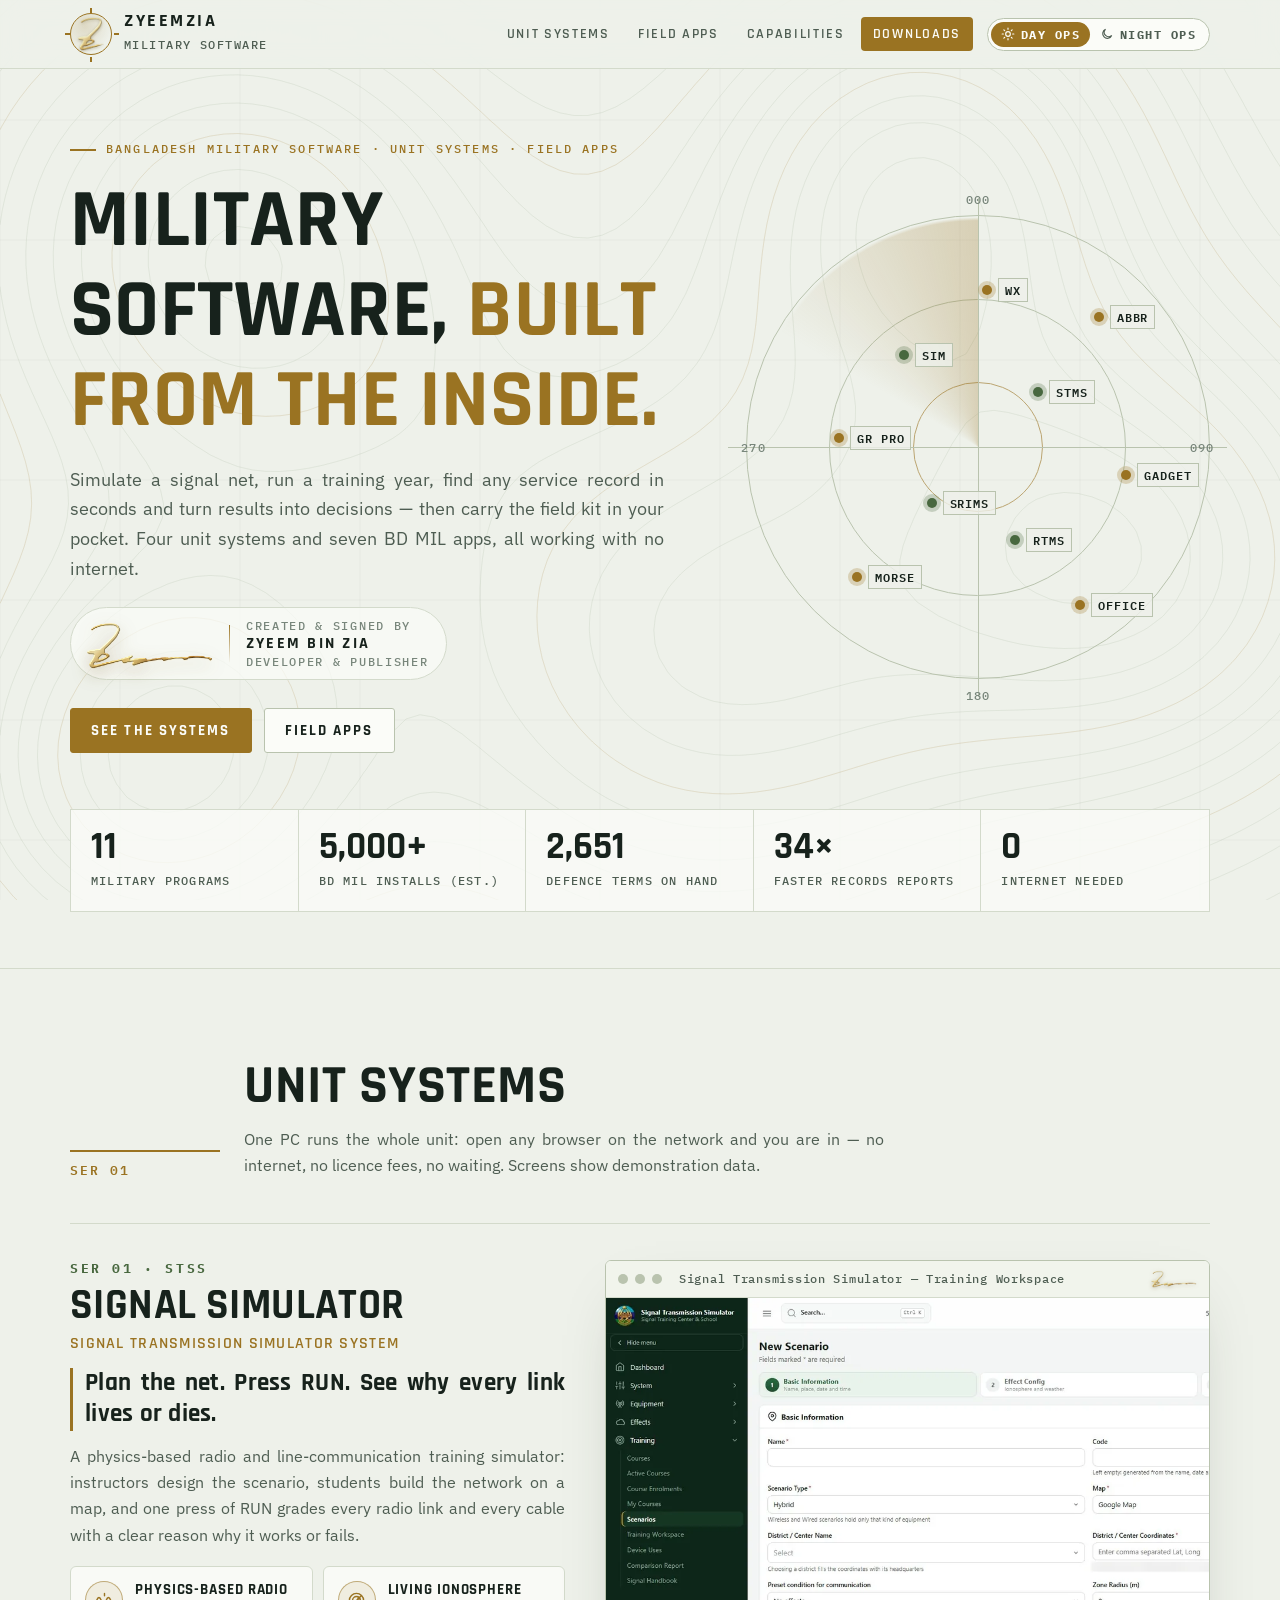
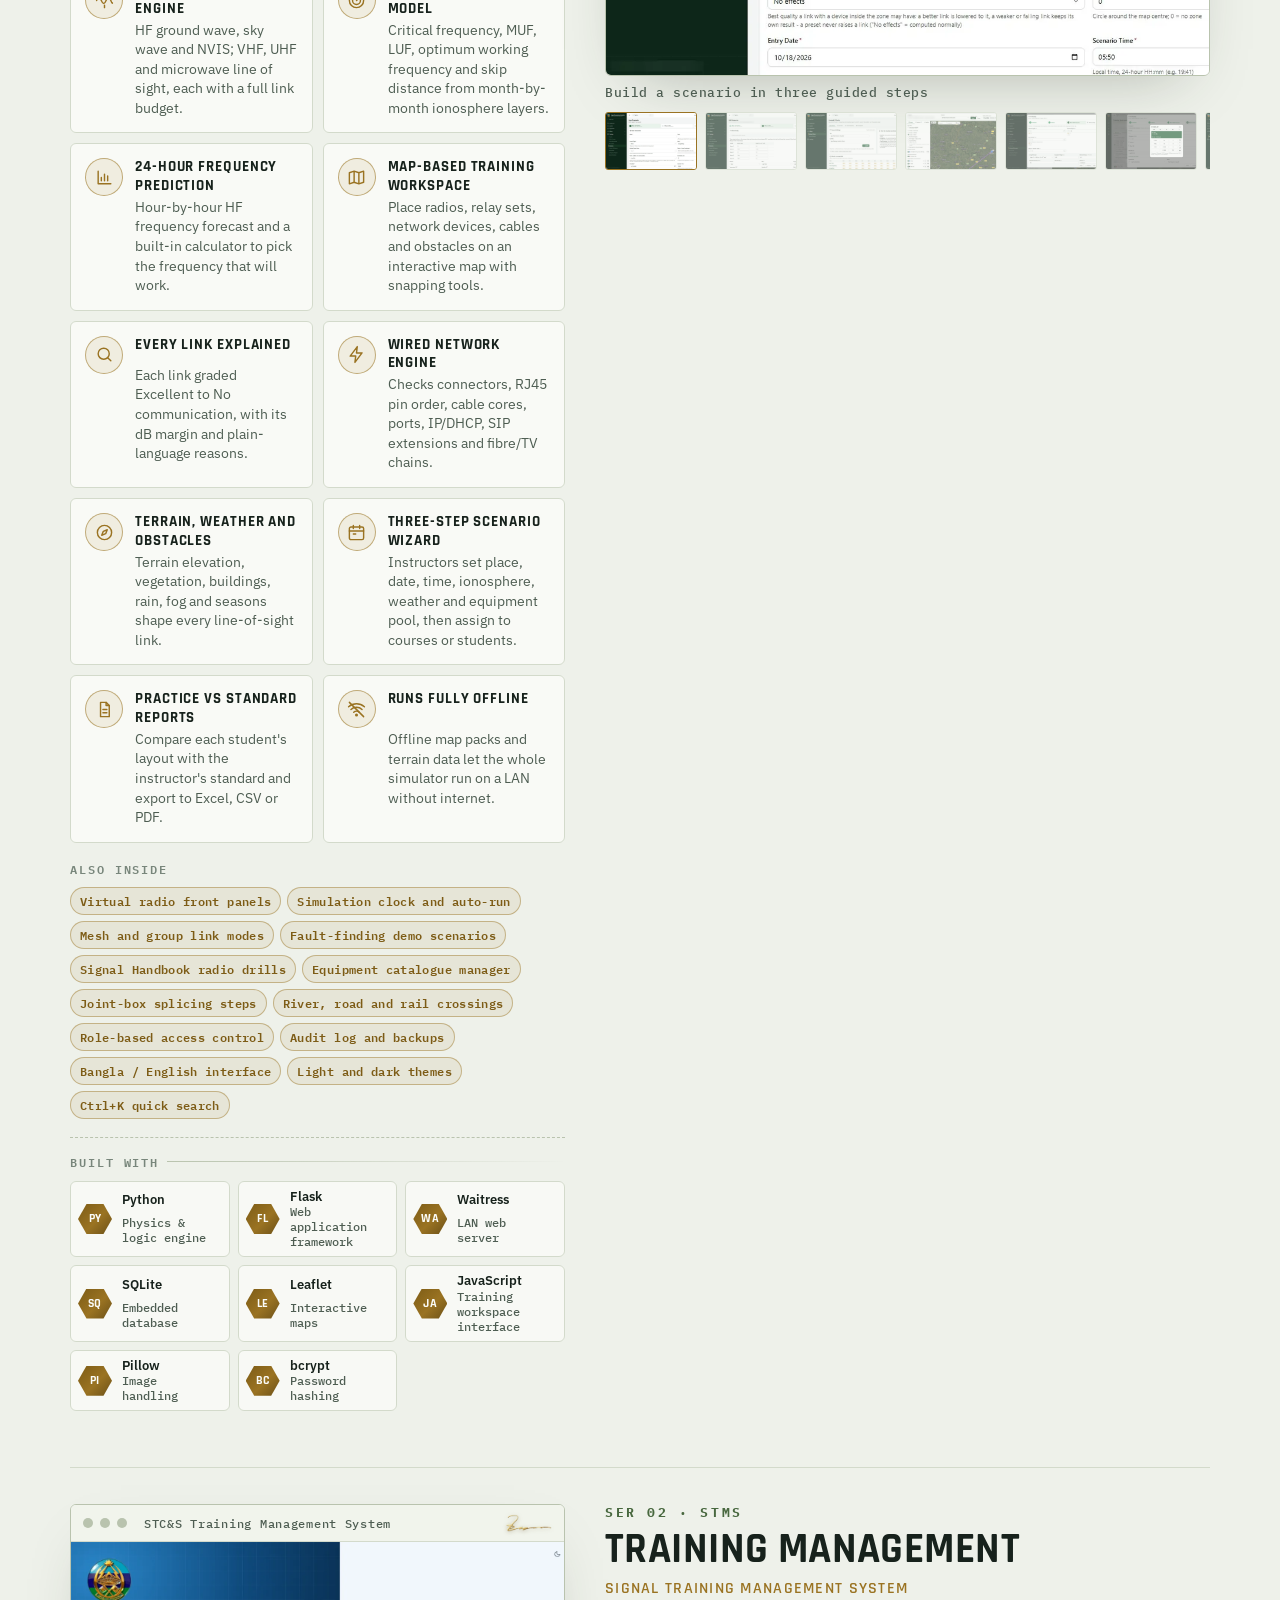
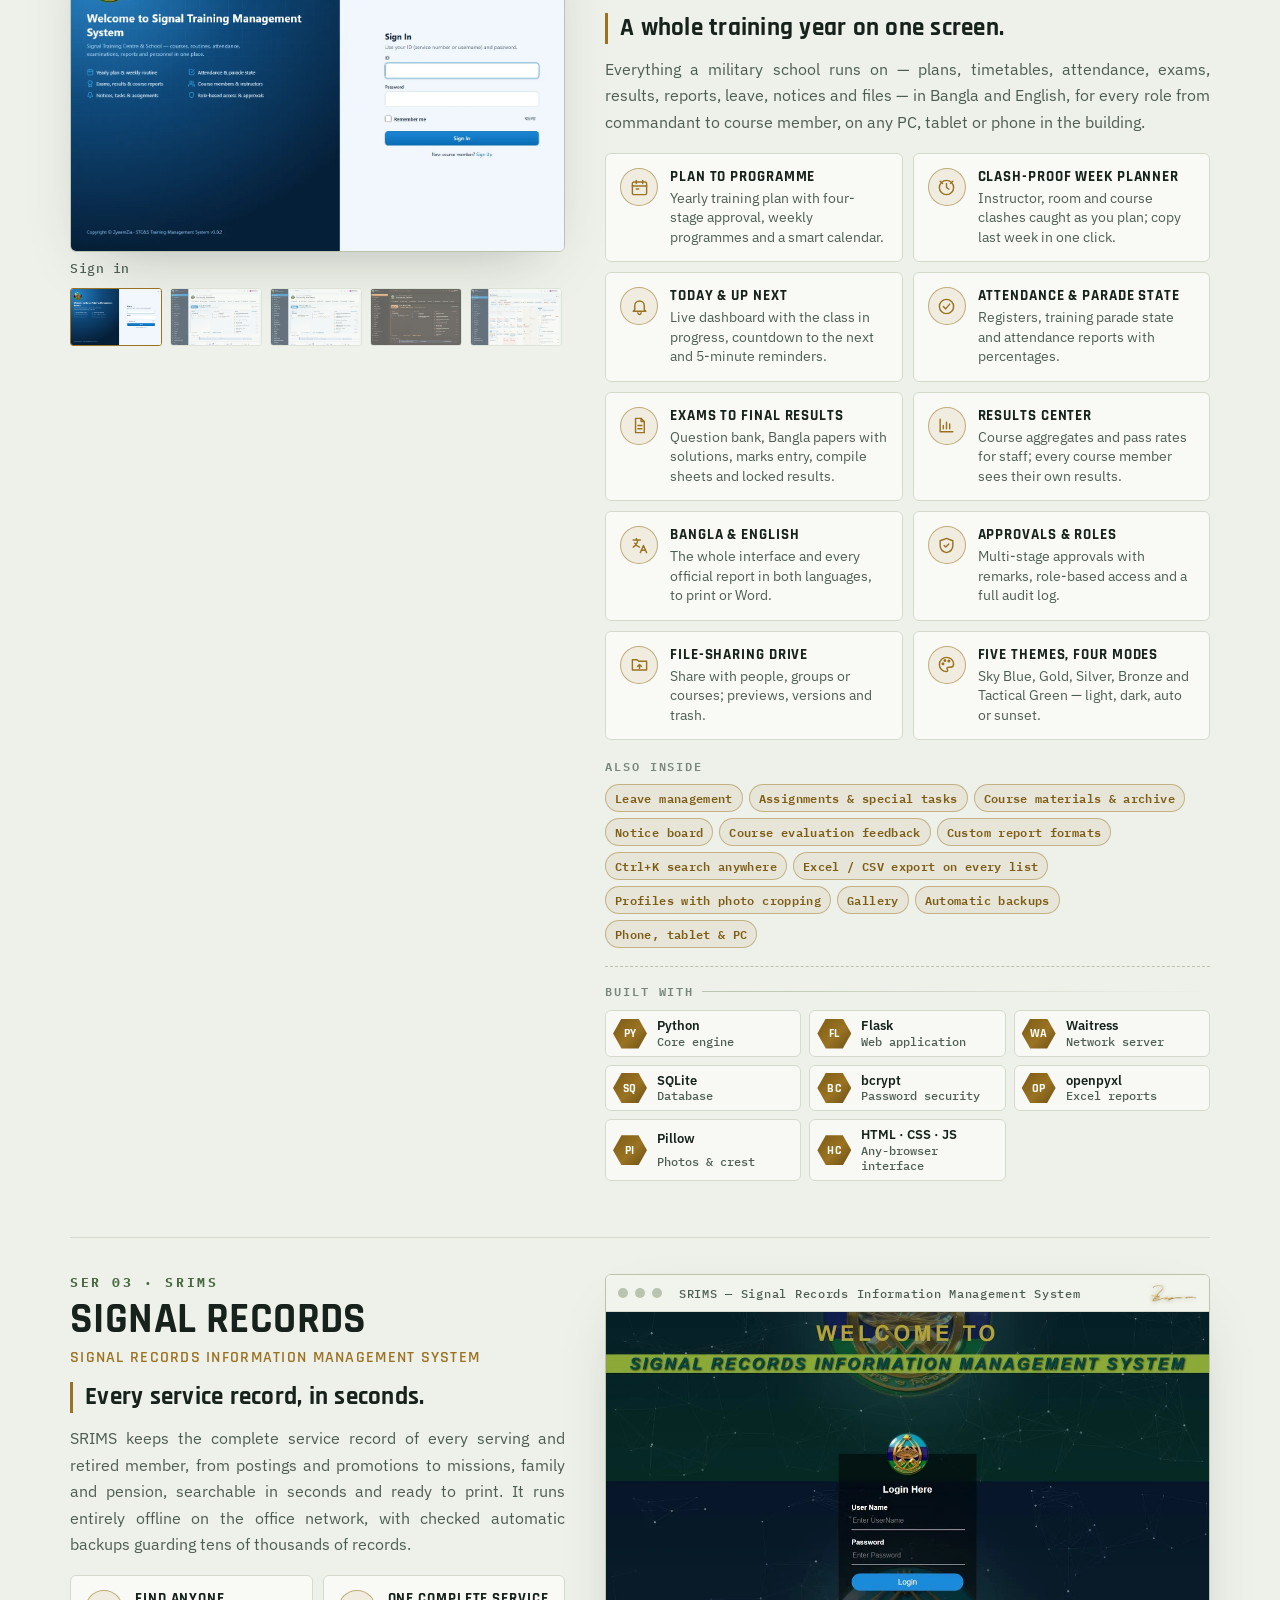
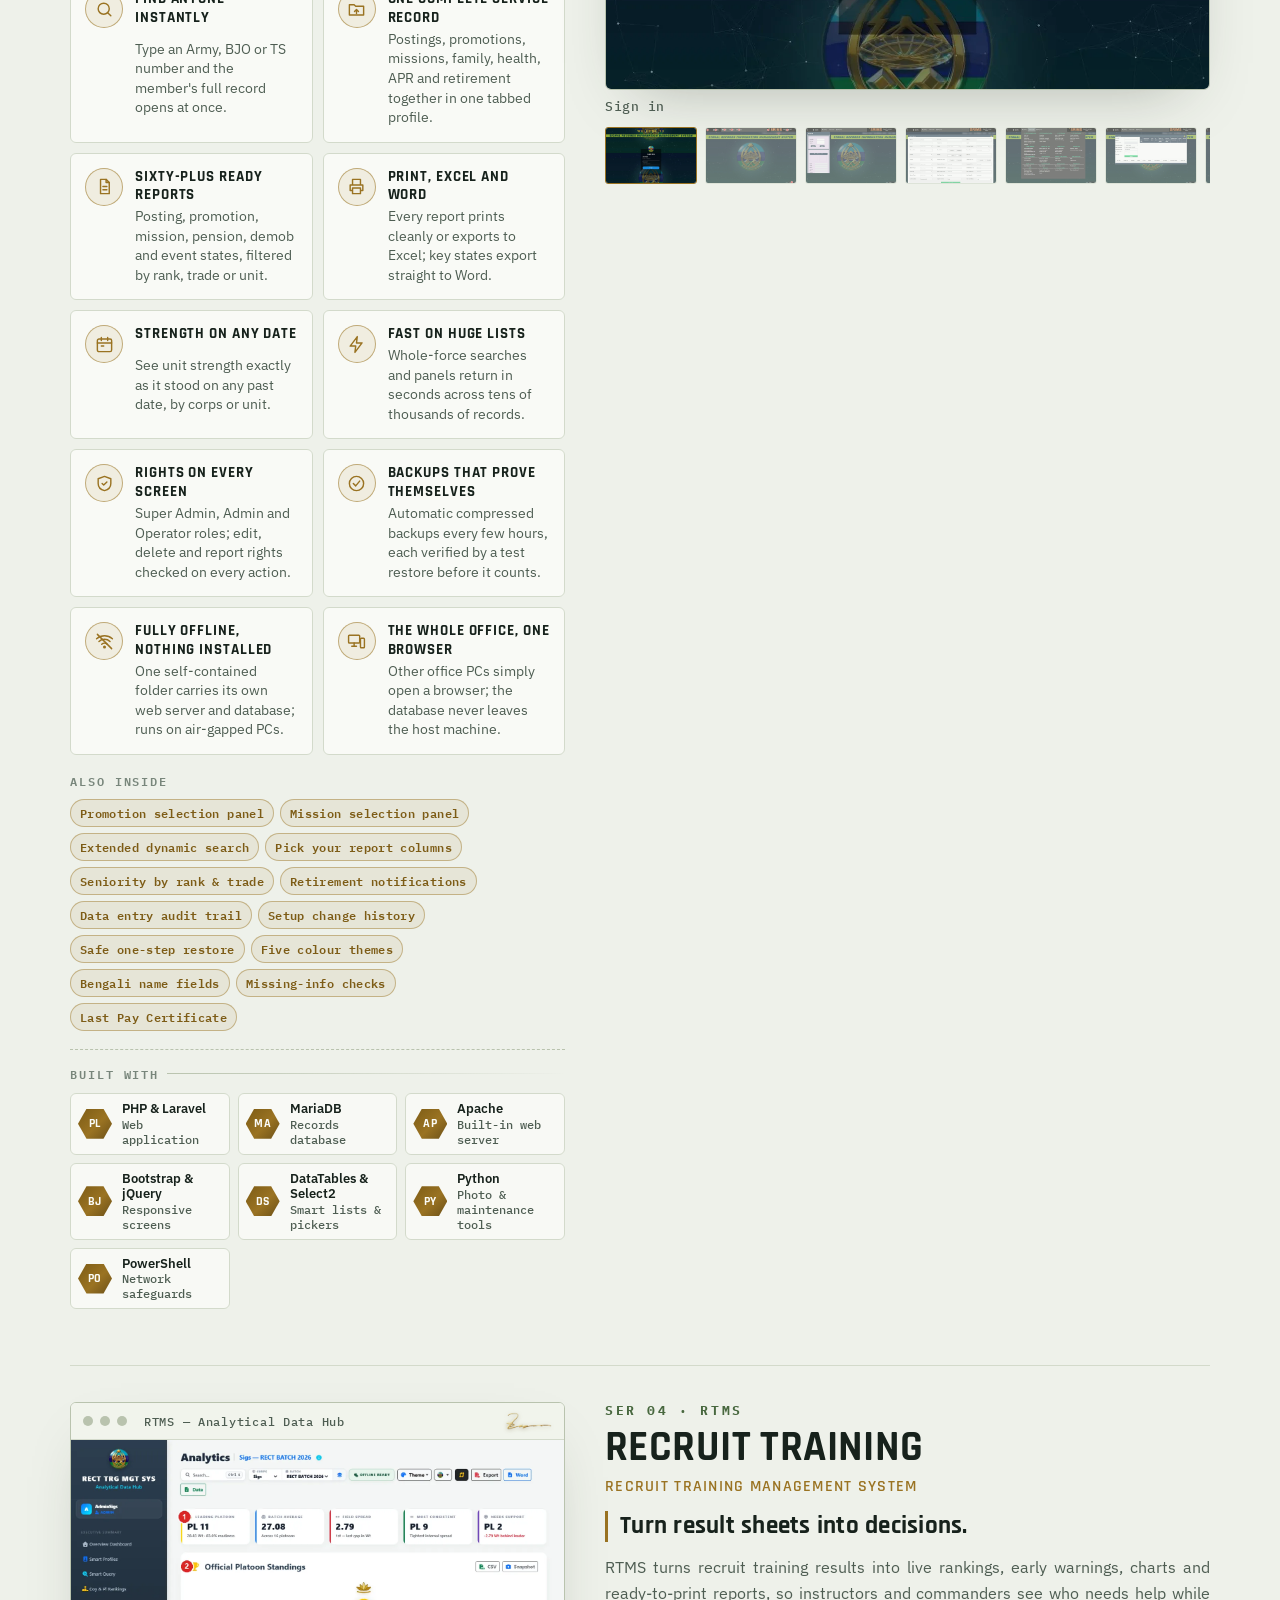
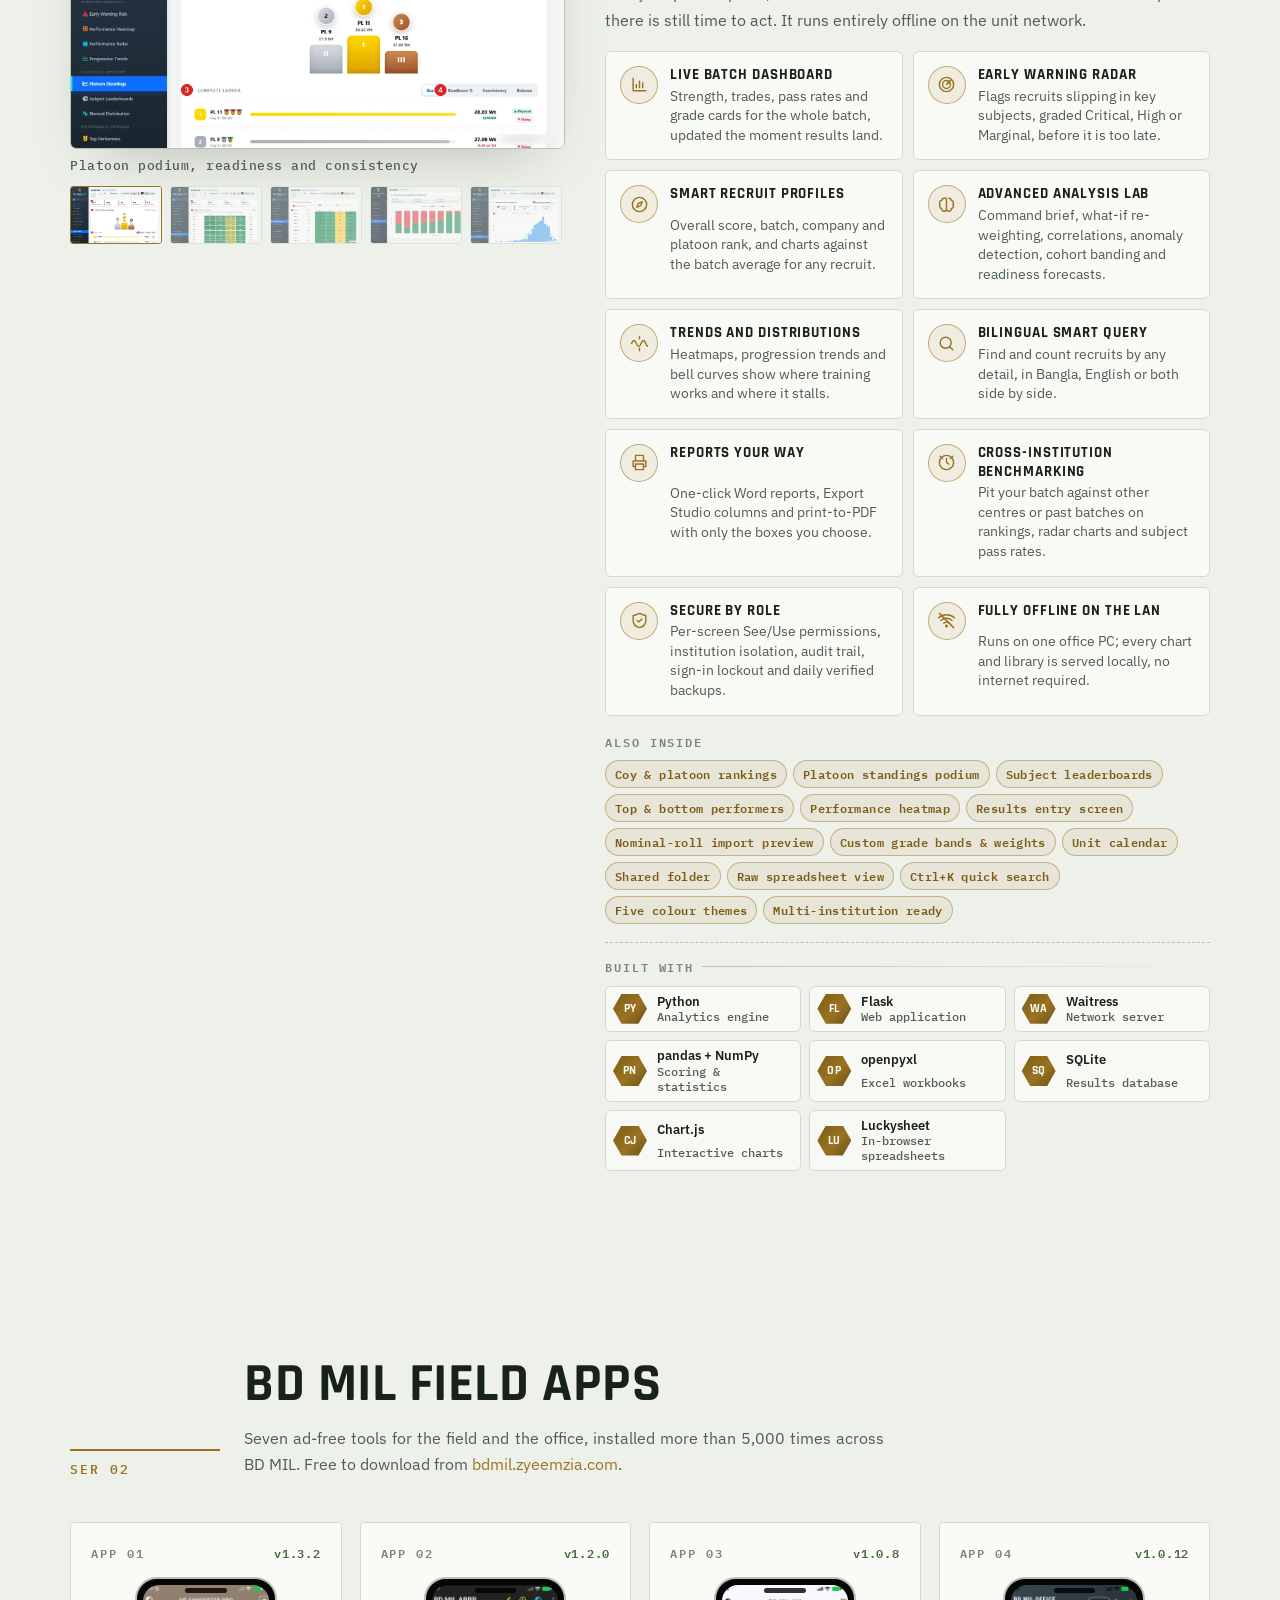
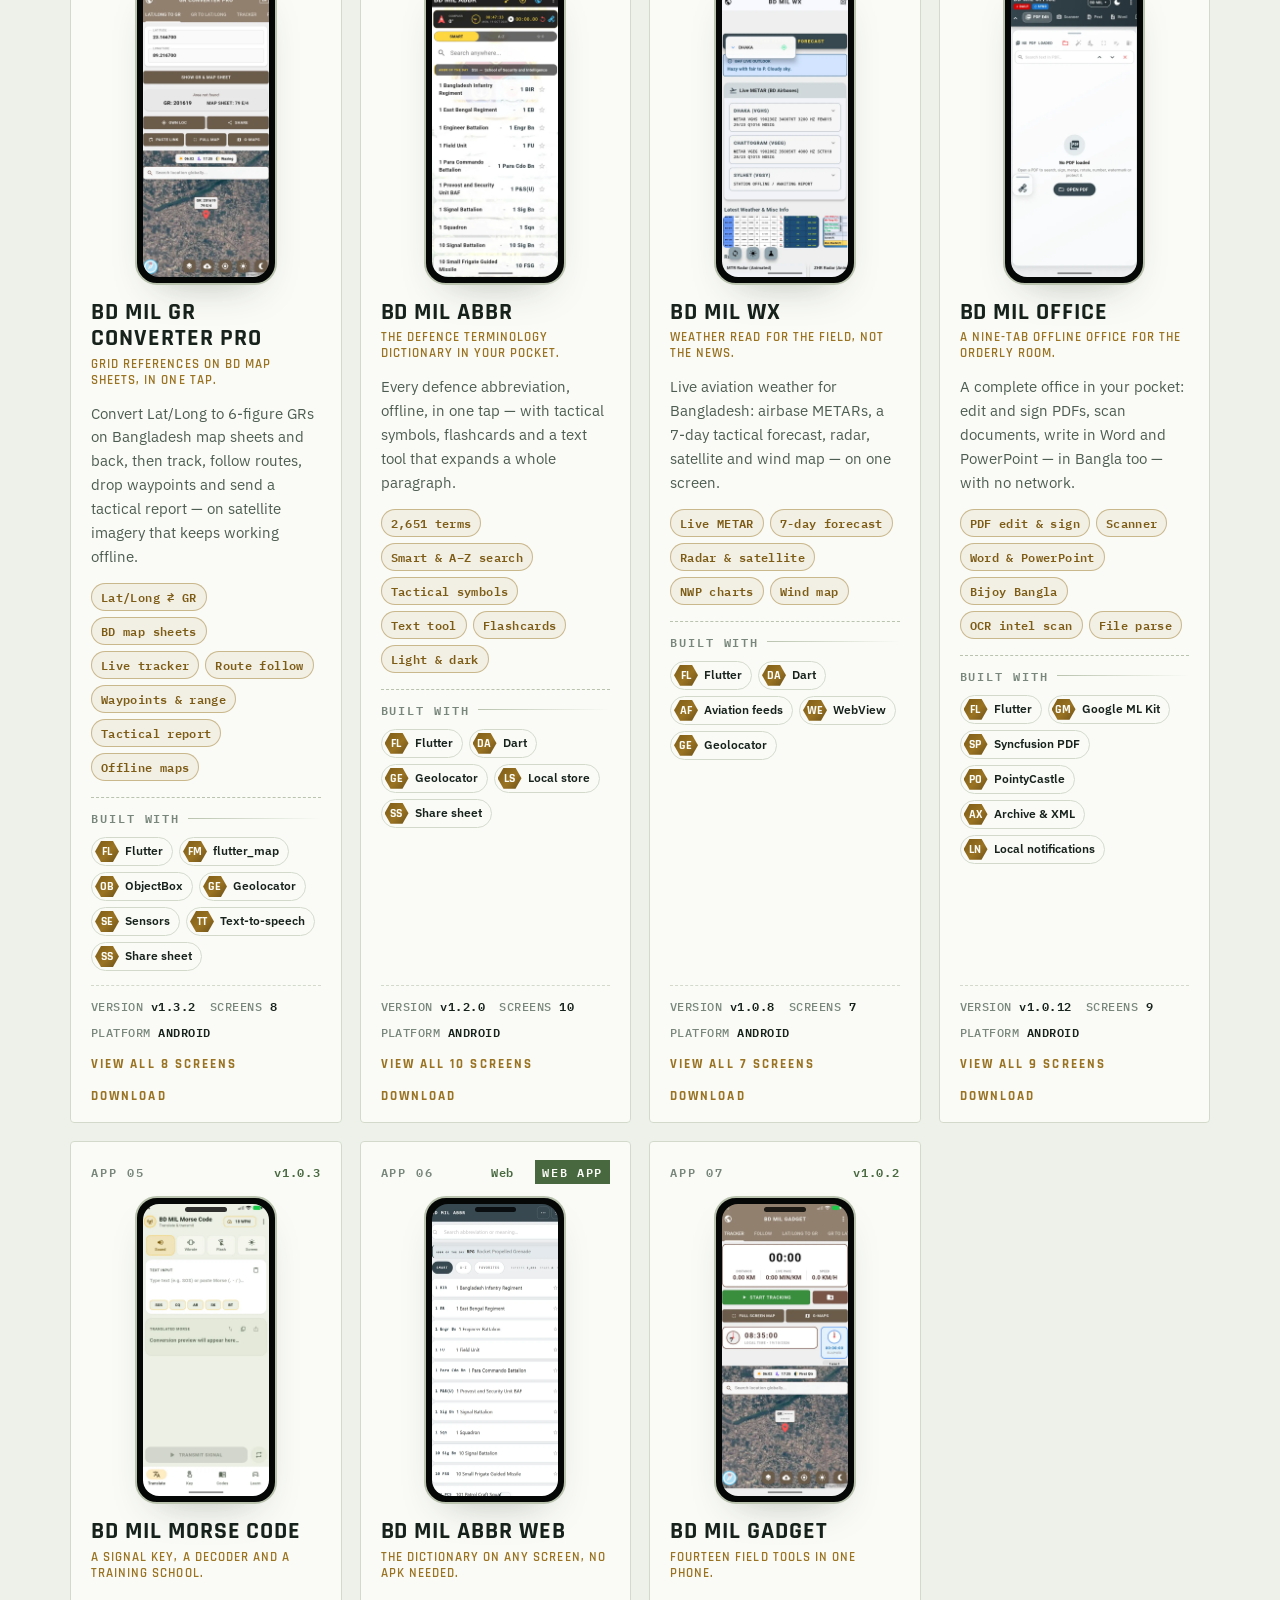
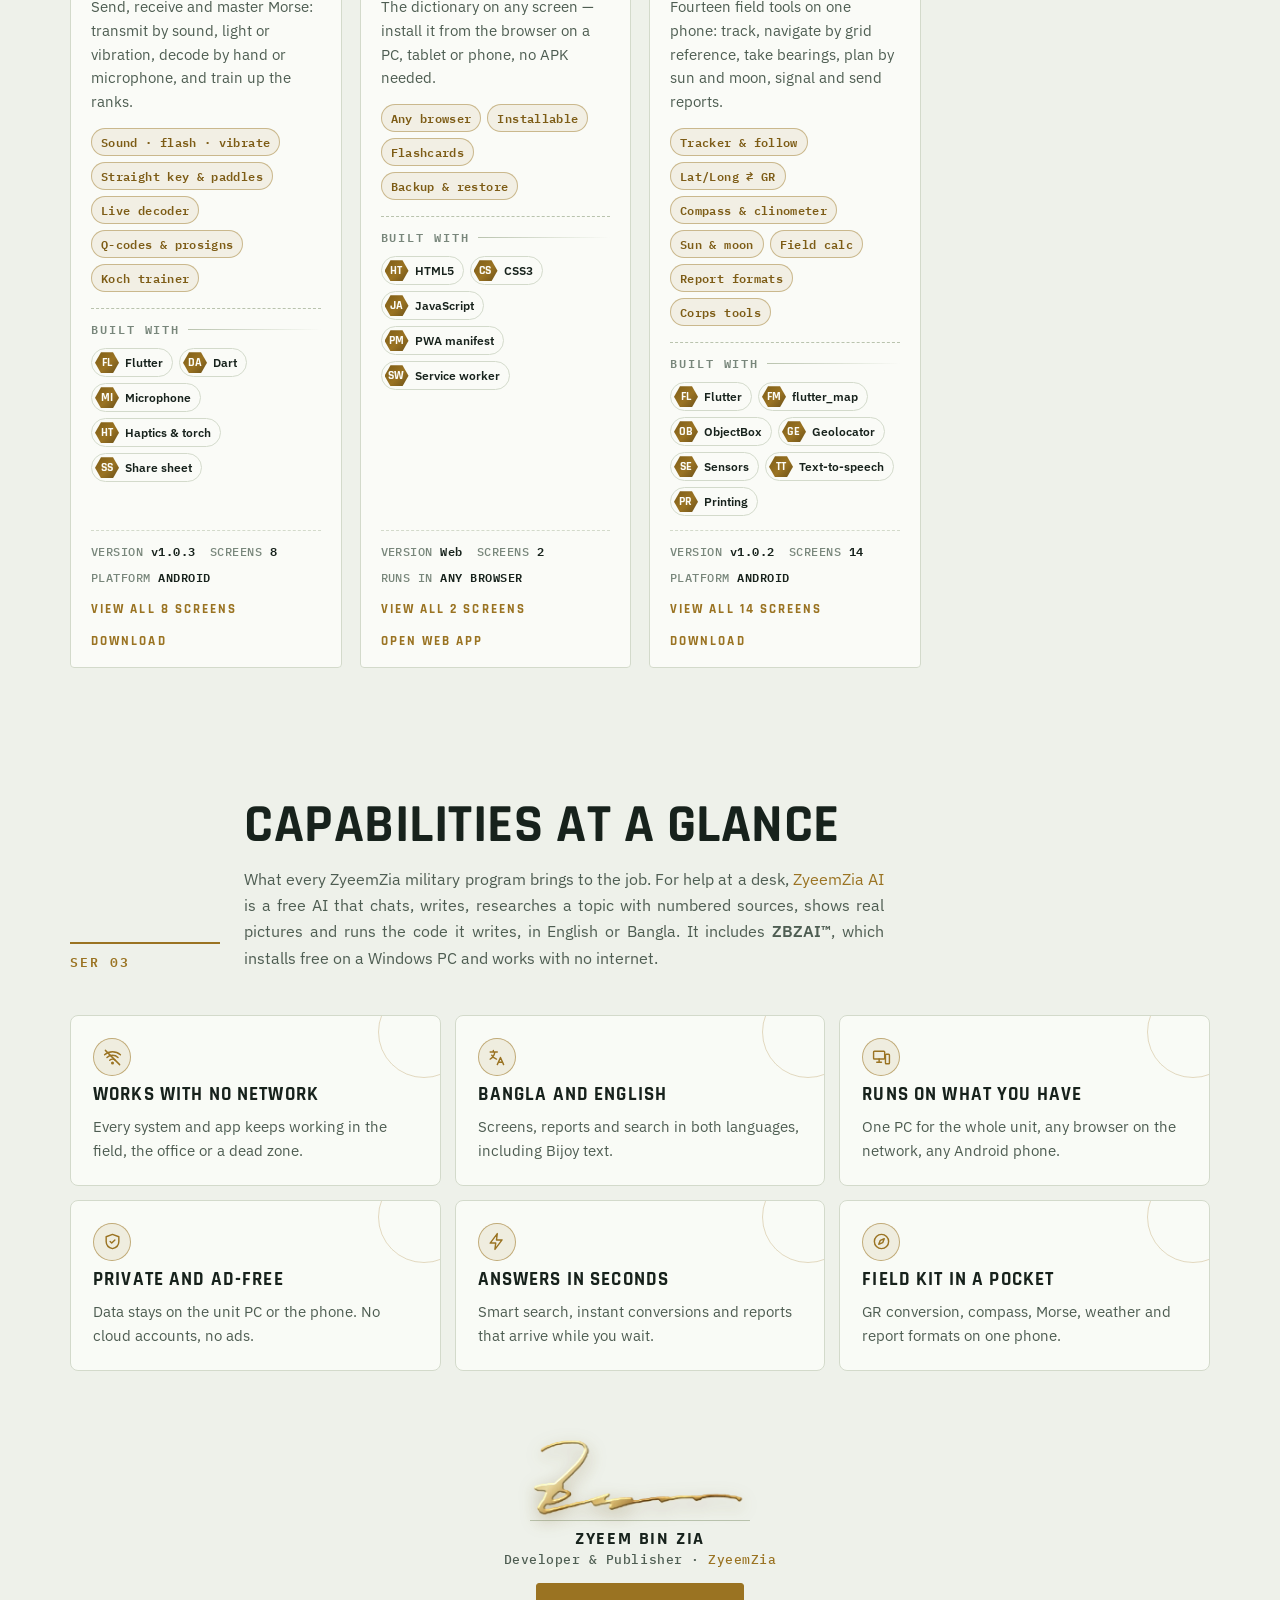
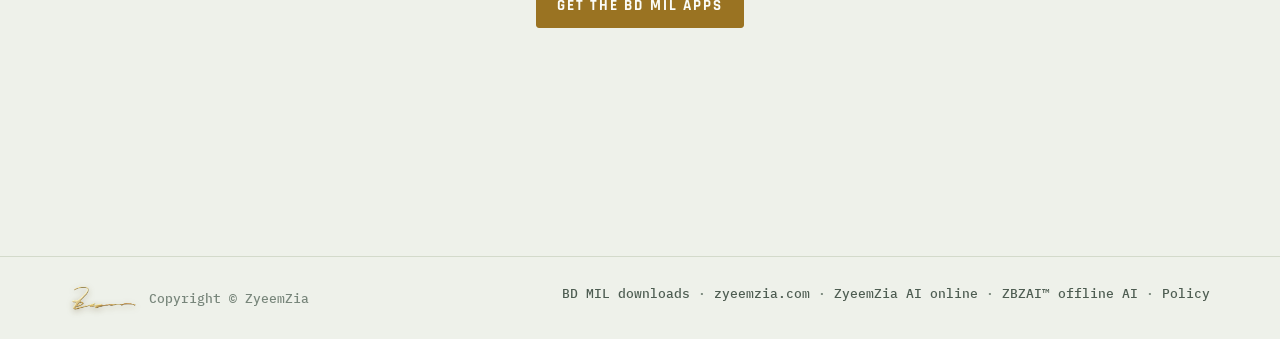
<file: index.html>
<!doctype html>
<html lang="en">
<head>
<meta charset="utf-8">
<meta name="viewport" content="width=device-width, initial-scale=1, viewport-fit=cover">
<title>ZyeemZia Military Software</title>
<meta name="description" content="Signal simulation, training management, service records and recruit analytics — plus seven offline BD MIL field apps. Works with no internet. Copyright © ZyeemZia.">
<meta name="author" content="ZyeemZia">
<meta name="theme-color" content="#0b0f0d">
<link rel="canonical" href="https://militarysoft.zyeemzia.com/">
<link rel="icon" href="favicon-64.png" type="image/png" sizes="64x64">
<link rel="apple-touch-icon" href="apple-touch-icon.png">
<meta property="og:type" content="website">
<meta property="og:site_name" content="ZyeemZia Military Software">
<meta property="og:title" content="ZyeemZia Military Software">
<meta property="og:description" content="Signal Simulator, STMS, SRIMS and RTMS, plus the BD MIL field app suite — offline-first software built for the field and the unit.">
<meta property="og:url" content="https://militarysoft.zyeemzia.com/">
<meta property="og:image" content="https://militarysoft.zyeemzia.com/og-image.png">
<meta property="og:image:width" content="1200">
<meta property="og:image:height" content="630">
<meta name="twitter:card" content="summary_large_image">
<meta name="twitter:image" content="https://militarysoft.zyeemzia.com/og-image.png">
<link rel="preconnect" href="https://fonts.googleapis.com">
<link rel="preconnect" href="https://fonts.gstatic.com" crossorigin>
<link rel="stylesheet" href="https://fonts.googleapis.com/css2?family=Rajdhani:wght@500;600;700&family=IBM+Plex+Sans:wght@400;500;600&family=IBM+Plex+Mono:wght@400;500;600&display=swap">
<link rel="stylesheet" href="style.css?v=20">
<script>try{var t=localStorage.getItem("ms-theme");if(t==="light"||t==="dark")document.documentElement.setAttribute("data-theme",t)}catch(e){}</script>
    <link rel="stylesheet" href="https://zyeemzia.com/transmit.css?v=6">
</head>
<body>
<canvas id="contours" aria-hidden="true"></canvas>

<header class="top">
  <div class="wrap">
    <a class="brand" href="#top" aria-label="ZyeemZia Military Software, back to top">
      <span class="brand-mark" aria-hidden="true"><img src="img/brand/z-mark.webp" width="160" height="160" alt=""><i class="zglint"></i></span>
      <span><b>ZYEEMZIA</b><small>Military Software</small></span>
    </a>
    <nav class="nav" aria-label="Sections">
      <a href="#systems-sec">Unit systems</a>
      <a href="#apps-sec">Field apps</a>
      <a href="#about-sec">Capabilities</a>
      <a class="cta" href="https://bdmil.zyeemzia.com/" target="_blank" rel="noopener">Downloads</a>
    </nav>
    <button class="ops" id="opsSwitch" type="button" aria-label="Switch between day and night theme"><span class="day"><svg viewBox="0 0 24 24" fill="none" stroke="currentColor" stroke-width="2" stroke-linecap="round" aria-hidden="true"><circle cx="12" cy="12" r="4"/><path d="M12 2v2M12 20v2M4.9 4.9l1.4 1.4M17.7 17.7l1.4 1.4M2 12h2M20 12h2M4.9 19.1l1.4-1.4M17.7 6.3l1.4-1.4"/></svg><b class="label">DAY OPS</b></span><span class="night"><svg viewBox="0 0 24 24" fill="none" stroke="currentColor" stroke-width="2" stroke-linecap="round" aria-hidden="true"><path d="M20 14.5A8 8 0 1 1 9.5 4a6.5 6.5 0 0 0 10.5 10.5z"/></svg><b class="label">NIGHT OPS</b></span></button>
  </div>
</header>

<main id="top">
  <section class="hero">
    <div class="wrap">
      <div>
        <div class="eyebrow">Bangladesh military software · Unit systems · Field apps</div>
        <h1>Military software, <em>built from the inside.</em></h1>
        <p class="lead">Simulate a signal net, run a training year, find any service record in seconds and turn results into decisions — then carry the field kit in your pocket. Four unit systems and seven BD MIL apps, all working with no internet.</p>
        <div class="signoff">
          <span class="sign"><img src="img/brand/signature-gold-sm.webp" width="480" height="185" alt="Signature of Zyeem Bin Zia"></span>
          <span class="signoff-rule" aria-hidden="true"></span>
          <span class="signoff-text"><small>Created &amp; signed by</small><b>Zyeem Bin Zia</b><small>Developer &amp; Publisher</small></span>
        </div>
        <div class="hero-actions">
          <a class="btn primary" href="#systems-sec">See the systems</a>
          <a class="btn" href="#apps-sec">Field apps</a>
        </div>
      </div>
      <div class="hero-visual" aria-hidden="true">
        <div class="reticle"></div><div class="reticle r2"></div><div class="reticle r3"></div>
        <div class="sweep"></div>
        <div class="ticks"><span style="left:50%;top:0;transform:translateX(-50%)">000</span><span style="right:0;top:50%;transform:translateY(-50%)">090</span><span style="left:50%;bottom:0;transform:translateX(-50%)">180</span><span style="left:0;top:50%;transform:translateY(-50%)">270</span></div>
        <span class="blip desk" style="left:34%;top:30%"><span>SIM</span></span>
        <span class="blip desk" style="left:63%;top:38%"><span>STMS</span></span>
        <span class="blip desk" style="left:40%;top:62%"><span>SRIMS</span></span>
        <span class="blip desk" style="left:58%;top:70%"><span>RTMS</span></span>
        <span class="blip" style="left:20%;top:48%"><span>GR PRO</span></span>
        <span class="blip" style="left:76%;top:22%"><span>ABBR</span></span>
        <span class="blip" style="left:82%;top:56%"><span>GADGET</span></span>
        <span class="blip" style="left:24%;top:78%"><span>MORSE</span></span>
        <span class="blip" style="left:52%;top:16%"><span>WX</span></span>
        <span class="blip" style="left:72%;top:84%"><span>OFFICE</span></span>
      </div>
    </div>
    <div class="wrap stats-wrap"><div class="stats" id="stats"></div></div>
  </section>

  <section class="block" id="systems-sec">
    <div class="wrap">
      <div class="sec-head reveal">
        <div class="serial">SER 01</div>
        <div><h2>Unit systems</h2>
          <p>One PC runs the whole unit: open any browser on the network and you are in — no internet, no licence fees, no waiting. Screens show demonstration data.</p></div>
      </div>
      <div id="systems"></div>
    </div>
  </section>

  <section class="block" id="apps-sec">
    <div class="wrap">
      <div class="sec-head reveal">
        <div class="serial">SER 02</div>
        <div><h2>BD MIL field apps</h2>
          <p>Seven ad-free tools for the field and the office, installed more than 5,000 times across BD MIL. Free to download from <a href="https://bdmil.zyeemzia.com/" target="_blank" rel="noopener">bdmil.zyeemzia.com</a>.</p></div>
      </div>
      <div class="apps" id="apps"></div>
    </div>
  </section>

  <section class="block" id="about-sec">
    <div class="wrap">
      <div class="sec-head reveal">
        <div class="serial">SER 03</div>
        <div><h2>Capabilities at a glance</h2>
          <p>What every ZyeemZia military program brings to the job. For help at a desk, <a href="https://ai.zyeemzia.com/" target="_blank" rel="noopener">ZyeemZia AI</a> is a free AI that chats, writes, researches a topic with numbered sources, shows real pictures and runs the code it writes, in English or Bangla. It includes <a href="https://zbzai.zyeemzia.com/" target="_blank" rel="noopener" style="color:inherit;font-weight:600">ZBZAI™</a>, which installs free on a Windows PC and works with no internet.</p></div>
      </div>
      <div class="glance" id="glance"></div>
      <div class="sigblock sig-end reveal">
        <span class="sign"><img src="img/brand/signature-gold-sm.webp" width="480" height="185" alt="Signature of Zyeem Bin Zia" loading="lazy"></span>
        <b>Zyeem Bin Zia</b>
        <span>Developer &amp; Publisher · <a href="https://www.zyeemzia.com" target="_blank" rel="noopener">ZyeemZia</a></span>
        <a class="btn primary" href="https://bdmil.zyeemzia.com/" target="_blank" rel="noopener">Get the BD MIL apps</a>
      </div>
    </div>
  </section>
  <section class="block" id="contact-block"><div class="wrap">
    <div class="tx-mount" id="contact" data-tx-dark='html[data-theme="dark"]' data-tx-light='html[data-theme="light"]' data-tx-auto="media" data-tx-source="militarysoft.zyeemzia.com · Military Software" data-tx-lead="Questions about BD MIL software, deployments or unit requirements? Transmit a message straight to the ZyeemZia command desk."></div>
  </div></section>
</main>

<footer>
  <div class="wrap">
    <span class="foot-sign"><img src="img/brand/signature-gold-sm.webp" width="480" height="185" alt="" loading="lazy">Copyright © ZyeemZia</span>
    <span><a href="https://bdmil.zyeemzia.com/" target="_blank" rel="noopener">BD MIL downloads</a> · <a href="https://www.zyeemzia.com" target="_blank" rel="noopener">zyeemzia.com</a> · <a href="https://ai.zyeemzia.com/" target="_blank" rel="noopener">ZyeemZia AI online</a> · <a href="https://zbzai.zyeemzia.com/" target="_blank" rel="noopener">ZBZAI™ offline AI</a> · <a href="https://policy.zyeemzia.com" target="_blank" rel="noopener">Policy</a></span>
  </div>
</footer>

<div class="lb" id="lb" role="dialog" aria-modal="true" aria-label="Screenshot viewer" hidden></div>

<script src="data-apps.js?v=9"></script>
<script src="data-systems.js?v=9"></script>
<script src="app.js?v=8"></script>
    <script src="https://zyeemzia.com/transmit.js?v=3" defer></script>
<script>/* ZyeemZia house style: justified writing. Paragraphs and list text that read left-aligned are justified; centred text, headings, buttons and columns too narrow to justify cleanly stay as they are. Copyright © ZyeemZia */(function(){var S='p,li,dd,blockquote';function j(r){if(!r||!r.querySelectorAll)return;var L=r.querySelectorAll(S);for(var i=0;i<L.length;i++){var e=L[i];if(e.getAttribute('data-zj'))continue;e.setAttribute('data-zj','1');var a=getComputedStyle(e).textAlign;if(a==='start'||a==='left'||a==='-webkit-auto'){var w=e.clientWidth;if(!w||w>=280)e.style.textAlign='justify'}}}function go(){j(document);if(!window.MutationObserver)return;new MutationObserver(function(m){for(var i=0;i<m.length;i++){var N=m[i].addedNodes;for(var k=0;k<N.length;k++){var n=N[k];if(n.nodeType===1)j(n.matches&&n.matches(S)?n.parentNode:n)}}}).observe(document.body,{childList:true,subtree:true})}if(document.readyState==='loading')document.addEventListener('DOMContentLoaded',go);else go()})()</script>
</body>
</html>
</file>
<file: style.css>
/* Layout concept: a field-operations briefing file — night map ground with contour lines, serial-numbered
   sections, data set in mono like a signal log, gold-leaf accent taken from the BD MIL app family; the developer's signature is plated in gold. Night ops (dark) and Day ops (light) themes. */
/* Form controls use the page font; browsers otherwise fall back to Arial. */
button, input, select, textarea { font-family: inherit; }
/* Small print never drops below 12px on screen. */
small { font-size: max(12px, .85em); }
:root {
  --bg: #0b0f0d; --bg-2: #101613; --panel: #131a16; --panel-2: #18211c; --line: #24302a; --line-2: #33433a;
  --ink: #e8ecdf; --muted: #9aa79d; --dim: #6b7a70; --sand: #d9b35b; --sand-2: #f0d48d; --olive: #8fae7e; --red: #d8664f;
  --on-sand: #0b0f0d; --contour: rgba(143,174,126,.075); --contour-major: rgba(217,179,91,.16); --grid: rgba(255,255,255,.025);
  --shadow: rgba(0,0,0,.9); --glass: color-mix(in srgb, #0b0f0d 82%, transparent); --sign-shadow: rgba(0,0,0,.55);
  color-scheme: dark;
  --f-display: "Rajdhani", "Bahnschrift", "Segoe UI", sans-serif;
  --f-body: "IBM Plex Sans", "Segoe UI", system-ui, sans-serif;
  --f-mono: "IBM Plex Mono", "Cascadia Mono", Consolas, monospace;
  --maxw: 1180px;
}
/* Day ops: survey-map paper. Follows the device setting unless the visitor picks a theme. */
@media (prefers-color-scheme: light) { :root:not([data-theme="dark"]) {
  --bg: #eef1ea; --bg-2: #e6eae1; --panel: #fbfcf8; --panel-2: #f1f4ec; --line: #d3dacb; --line-2: #b9c3ae;
  --ink: #17221c; --muted: #4e5d52; --dim: #78867b; --sand: #9a7322; --sand-2: #7d5c16; --olive: #48683f; --red: #b2442f;
  --on-sand: #fbfcf8; --contour: rgba(72,104,63,.12); --contour-major: rgba(154,115,34,.22); --grid: rgba(23,34,28,.05);
  --shadow: rgba(40,52,38,.35); --glass: color-mix(in srgb, #eef1ea 84%, transparent); --sign-shadow: rgba(90,64,12,.35);
  color-scheme: light;
} }
:root[data-theme="light"] {
  --bg: #eef1ea; --bg-2: #e6eae1; --panel: #fbfcf8; --panel-2: #f1f4ec; --line: #d3dacb; --line-2: #b9c3ae;
  --ink: #17221c; --muted: #4e5d52; --dim: #78867b; --sand: #9a7322; --sand-2: #7d5c16; --olive: #48683f; --red: #b2442f;
  --on-sand: #fbfcf8; --contour: rgba(72,104,63,.12); --contour-major: rgba(154,115,34,.22); --grid: rgba(23,34,28,.05);
  --shadow: rgba(40,52,38,.35); --glass: color-mix(in srgb, #eef1ea 84%, transparent); --sign-shadow: rgba(90,64,12,.35);
  color-scheme: light;
}
:root[data-theme="dark"] {
  --bg: #0b0f0d; --bg-2: #101613; --panel: #131a16; --panel-2: #18211c; --line: #24302a; --line-2: #33433a;
  --ink: #e8ecdf; --muted: #9aa79d; --dim: #6b7a70; --sand: #d9b35b; --sand-2: #f0d48d; --olive: #8fae7e; --red: #d8664f;
  --on-sand: #0b0f0d; --contour: rgba(143,174,126,.075); --contour-major: rgba(217,179,91,.16); --grid: rgba(255,255,255,.025);
  --shadow: rgba(0,0,0,.9); --glass: color-mix(in srgb, #0b0f0d 82%, transparent); --sign-shadow: rgba(0,0,0,.55);
  color-scheme: dark;
}
* { box-sizing: border-box; }
[hidden] { display: none !important; }
html { scroll-behavior: smooth; -webkit-text-size-adjust: 100%; }
body { margin: 0; overflow-x: clip; background: var(--bg); color: var(--ink); transition: background-color .4s, color .4s; font: 16px/1.65 var(--f-body); }
img { max-width: 100%; display: block; }
a { color: var(--sand); text-decoration: none; }
a:hover { color: var(--sand-2); }
h1, h2, h3, h4 { margin: 0; line-height: 1.1; text-wrap: balance; font-family: var(--f-display); font-weight: 700; letter-spacing: .01em; }
p { margin: 0; }
:focus-visible { outline: 2px solid var(--sand); outline-offset: 3px; border-radius: 4px; }
.mono { font-family: var(--f-mono); }
.wrap { max-width: var(--maxw); margin: 0 auto; padding-left: max(20px, env(safe-area-inset-left, 0px)); padding-right: max(20px, env(safe-area-inset-right, 0px)); }

/* contour canvas sits behind everything */
#contours { position: fixed; inset: 0; width: 100%; height: 100%; z-index: -1; opacity: .7; pointer-events: none; }

/* ---------- header ---------- */
.top { position: sticky; top: 0; z-index: 20; background: var(--glass); backdrop-filter: blur(10px); -webkit-backdrop-filter: blur(10px); border-bottom: 1px solid var(--line); padding-top: env(safe-area-inset-top, 0px); }
.top .wrap { display: flex; align-items: center; gap: 20px; padding-block: 12px; }
.brand { display: flex; align-items: center; gap: 12px; color: var(--ink); }
.brand-mark { width: 42px; height: 42px; flex-shrink: 0; position: relative; display: grid; place-items: center; border-radius: 50%;
  border: 1.5px solid var(--sand); background: radial-gradient(circle at 35% 30%, color-mix(in srgb, var(--sand) 18%, transparent), transparent 70%); }
.brand-mark::before, .brand-mark::after { content: ""; position: absolute; background: var(--sand); }
.brand-mark::before { width: 1.5px; height: 54px; left: 50%; top: -6px; margin-left: -.75px;
  -webkit-mask: linear-gradient(#000 0 5px, transparent 5px calc(100% - 5px), #000 calc(100% - 5px)); mask: linear-gradient(#000 0 5px, transparent 5px calc(100% - 5px), #000 calc(100% - 5px)); }
.brand-mark::after { height: 1.5px; width: 54px; top: 50%; left: -6px; margin-top: -.75px;
  -webkit-mask: linear-gradient(90deg, #000 0 5px, transparent 5px calc(100% - 5px), #000 calc(100% - 5px)); mask: linear-gradient(90deg, #000 0 5px, transparent 5px calc(100% - 5px), #000 calc(100% - 5px)); }
.brand-mark img { width: 34px; height: 34px; filter: drop-shadow(0 1px 1.5px var(--sign-shadow)); position: relative; }
.brand:hover .brand-mark { box-shadow: 0 0 0 4px color-mix(in srgb, var(--sand) 18%, transparent); }
.brand b { font: 700 18px/1 var(--f-display); letter-spacing: .14em; display: block; }
.brand small { font: 500 12px/1.2 var(--f-mono); color: var(--muted); letter-spacing: .12em; text-transform: uppercase; }
.nav { margin-left: auto; display: flex; gap: 4px; }
.nav a { color: var(--muted); font: 600 14px var(--f-display); letter-spacing: .12em; text-transform: uppercase; padding: 8px 12px; border-radius: 4px; }
.nav a:hover { color: var(--ink); background: var(--panel); }
.nav a.cta { color: var(--on-sand); background: var(--sand); }
.nav a.cta:hover { background: var(--sand-2); color: var(--on-sand); }

/* ---------- hero ---------- */
.hero { position: relative; padding-block: 72px 56px; border-bottom: 1px solid var(--line); overflow-x: clip; }
.hero .wrap:not(.stats-wrap) { display: grid; grid-template-columns: minmax(0, 1.15fr) minmax(0, .85fr); gap: 48px; align-items: center; }
.eyebrow { font: 500 12px/1.4 var(--f-mono); letter-spacing: .18em; text-transform: uppercase; color: var(--sand); display: flex; align-items: center; gap: 10px; }
.eyebrow::before { content: ""; width: 26px; height: 1.5px; background: var(--sand); }
.hero h1 { font-size: clamp(42px, 6.4vw, 84px); margin: 18px 0 18px; text-transform: uppercase; letter-spacing: .005em; }
.hero h1 em { font-style: normal; color: var(--sand); }
.lead { color: var(--muted); font-size: 18px; max-width: 54ch; }
.hero-actions { display: flex; gap: 12px; flex-wrap: wrap; margin-top: 28px; }
.btn { display: inline-flex; align-items: center; gap: 10px; padding: 12px 20px; border: 1.5px solid var(--line-2); color: var(--ink); font: 700 15px var(--f-display); letter-spacing: .14em; text-transform: uppercase; border-radius: 3px; background: var(--panel); }
.btn:hover { border-color: var(--sand); color: var(--ink); }
.btn.primary { background: var(--sand); color: var(--on-sand); border-color: var(--sand); }
.btn.primary:hover { background: var(--sand-2); color: var(--on-sand); }
.btn svg { width: 16px; height: 16px; }

.hero-visual { position: relative; aspect-ratio: 1 / 1; max-width: 100%; }
.reticle { position: absolute; inset: 0; border: 1px solid var(--line-2); border-radius: 50%; }
.reticle::before, .reticle::after { content: ""; position: absolute; background: var(--line-2); }
.reticle::before { left: 50%; top: -4%; bottom: -4%; width: 1px; }
.reticle::after { top: 50%; left: -4%; right: -4%; height: 1px; }
.reticle.r2 { inset: 18%; } .reticle.r3 { inset: 36%; border-color: var(--sand); opacity: .6; }
.sweep { position: absolute; inset: 0; border-radius: 50%; background: conic-gradient(from 0deg, transparent 0 300deg, color-mix(in srgb, var(--sand) 26%, transparent) 360deg); animation: sweep 6s linear infinite; mask: radial-gradient(circle, #000 69%, transparent 70%); -webkit-mask: radial-gradient(circle, #000 69%, transparent 70%); }
@keyframes sweep { to { transform: rotate(360deg); } }
.blip { position: absolute; width: 10px; height: 10px; margin: -5px 0 0 -5px; border-radius: 50%; background: var(--sand); box-shadow: 0 0 0 4px color-mix(in srgb, var(--sand) 25%, transparent); }
.blip span { position: absolute; left: 16px; top: -7px; white-space: nowrap; font: 600 12px var(--f-mono); color: var(--ink); letter-spacing: .08em; background: color-mix(in srgb, var(--bg) 80%, transparent); padding: 1px 6px; border: 1px solid var(--line-2); }
.blip.desk { background: var(--olive); box-shadow: 0 0 0 4px color-mix(in srgb, var(--olive) 25%, transparent); }
.ticks { position: absolute; inset: -5% -1%; pointer-events: none; font: 500 12px var(--f-mono); color: var(--dim); letter-spacing: .1em; }
.ticks span { position: absolute; }

.stats { display: grid; grid-template-columns: repeat(5, minmax(0, 1fr)); gap: 0; margin-top: 56px; border: 1px solid var(--line); background: color-mix(in srgb, var(--panel) 80%, transparent); }
.stat { padding: 18px 20px; border-right: 1px solid var(--line); min-width: 0; }
.stat:last-child { border-right: 0; }
.stat b { display: block; font: 700 38px/1 var(--f-display); color: var(--ink); font-variant-numeric: tabular-nums; }
.stat span { font: 500 12px/1.4 var(--f-mono); color: var(--muted); letter-spacing: .1em; text-transform: uppercase; }

/* ---------- sections ---------- */
section.block { padding-block: 88px 40px; scroll-margin-top: 70px; }
.sec-head { display: grid; grid-template-columns: 150px minmax(0, 1fr); gap: 24px; margin-bottom: 44px; align-items: end; }
.serial { font: 600 13px/1.3 var(--f-mono); color: var(--sand); letter-spacing: .16em; border-top: 2px solid var(--sand); padding-top: 10px; }
.sec-head h2 { font-size: clamp(34px, 4.4vw, 54px); text-transform: uppercase; }
.sec-head p { color: var(--muted); margin-top: 10px; max-width: 64ch; }

/* ---------- desktop systems ---------- */
.system { display: grid; grid-template-columns: minmax(0, .9fr) minmax(0, 1.1fr); gap: 40px; padding: 36px 0 56px; border-top: 1px solid var(--line); }
.system > * { min-width: 0; }
.system:nth-of-type(even) .sys-media { order: -1; }
.sys-code { font: 700 13px var(--f-mono); letter-spacing: .2em; color: var(--olive); }
.system h3 { font-size: clamp(30px, 3.4vw, 42px); margin: 6px 0 4px; text-transform: uppercase; }
.sys-full { color: var(--sand); font: 600 16px var(--f-display); letter-spacing: .08em; text-transform: uppercase; }
.sys-text p.purpose { margin: 16px 0; color: var(--ink); }
.feat { list-style: none; padding: 0; margin: 0 0 18px; display: grid; gap: 7px; }
.feat li { position: relative; padding-left: 22px; color: var(--muted); font-size: 15px; }
.feat li::before { content: ""; position: absolute; left: 0; top: .62em; width: 10px; height: 2px; background: var(--sand); }
.chips { display: flex; flex-wrap: wrap; gap: 6px; margin-bottom: 18px; }
.chip { font: 500 12px var(--f-mono); color: var(--ink); border: 1px solid var(--line-2); padding: 3px 9px; border-radius: 2px; background: var(--panel); }
.mini-tl { border-left: 1.5px solid var(--line-2); margin-left: 4px; padding-left: 18px; display: grid; gap: 10px; }
.mini-tl div { position: relative; font-size: 14px; color: var(--muted); }
.mini-tl div::before { content: ""; position: absolute; left: -23.5px; top: .5em; width: 9px; height: 9px; background: var(--bg); border: 1.5px solid var(--olive); transform: rotate(45deg); }
.mini-tl b { font: 600 12.5px var(--f-mono); color: var(--ink); letter-spacing: .06em; margin-right: 8px; }

.window { border: 1px solid var(--line-2); background: var(--panel); border-radius: 6px; overflow: hidden; box-shadow: 0 24px 60px -30px var(--shadow); }
.window-bar { display: flex; align-items: center; gap: 7px; padding: 9px 12px; border-bottom: 1px solid var(--line); background: var(--panel-2); }
.window-bar i { width: 10px; height: 10px; border-radius: 50%; background: var(--line-2); }
.window-bar > span { margin-left: 10px; font: 500 12px var(--f-mono); color: var(--muted); letter-spacing: .06em; white-space: nowrap; overflow: hidden; text-overflow: ellipsis; min-width: 0; flex: 1; }
.bar-seal { font-style: normal; flex-shrink: 0; }
.window-shot { display: block; width: 100%; aspect-ratio: 16 / 10; object-fit: cover; object-position: top left; background: var(--bg-2); cursor: zoom-in; border: 0; padding: 0; }
.window-shot img { width: 100%; height: 100%; object-fit: cover; object-position: top left; }
.thumbs { display: flex; gap: 8px; margin-top: 10px; overflow-x: auto; padding-bottom: 4px; }
.thumbs button { flex: 0 0 auto; width: 92px; aspect-ratio: 16 / 10; border: 1.5px solid var(--line); border-radius: 3px; padding: 0; overflow: hidden; background: var(--panel); cursor: pointer; opacity: .6; }
.thumbs button[aria-pressed="true"], .thumbs button:hover { opacity: 1; border-color: var(--sand); }
.thumbs img { width: 100%; height: 100%; object-fit: cover; object-position: top left; }
.caption { margin-top: 8px; font: 500 12.5px var(--f-mono); color: var(--muted); letter-spacing: .04em; min-height: 1.5em; }
.no-shot { aspect-ratio: 16 / 10; display: grid; place-items: center; text-align: center; padding: 30px; background: repeating-linear-gradient(135deg, var(--panel) 0 12px, var(--panel-2) 12px 24px); color: var(--muted); font: 500 13px var(--f-mono); }

/* ---------- field apps ---------- */
.apps { display: grid; grid-template-columns: repeat(auto-fill, minmax(260px, 1fr)); gap: 18px; }
.app { position: relative; border: 1px solid var(--line); background: color-mix(in srgb, var(--panel) 92%, transparent); padding: 20px 20px 18px; display: flex; flex-direction: column; gap: 14px; border-radius: 4px; transition: border-color .2s, transform .2s; min-width: 0; }
.app:hover { border-color: var(--line-2); transform: translateY(-3px); }
.app-top { display: flex; justify-content: space-between; align-items: baseline; gap: 8px; }
.app-ser { font: 600 12px var(--f-mono); letter-spacing: .16em; color: var(--dim); }
.app-ver { font: 600 12px var(--f-mono); color: var(--olive); letter-spacing: .06em; }
.phone { position: relative; width: 62%; margin: 0 auto; aspect-ratio: 9 / 19.5; border-radius: 22px; border: 2px solid var(--line-2); background: #050706; padding: 6px; box-shadow: 0 18px 40px -22px var(--shadow); cursor: zoom-in; overflow: hidden; }
.phone::before { content: ""; position: absolute; top: 9px; left: 50%; width: 30%; height: 5px; margin-left: -15%; border-radius: 4px; background: #000; z-index: 2; opacity: .8; }
.phone img { width: 100%; height: 100%; object-fit: cover; object-position: top; border-radius: 16px; transition: opacity .5s; }
.phone .feature-face { width: 100%; height: 100%; border-radius: 16px; background: linear-gradient(170deg, #1d2a1f, #0b100d); display: flex; flex-direction: column; justify-content: center; gap: 8px; padding: 18px 14px; }
.feature-face b { font: 700 18px/1.1 var(--f-display); color: var(--sand); letter-spacing: .1em; text-align: center; margin-bottom: 6px; }
.feature-face span { font: 500 12px/1.3 var(--f-mono); color: var(--ink); border: 1px solid var(--line-2); padding: 5px 7px; border-radius: 3px; background: rgba(255, 255, 255, .02); }
.app h3 { font-size: 24px; text-transform: uppercase; letter-spacing: .04em; }
.app p { color: var(--muted); font-size: 14.5px; }
.app .meta { display: flex; flex-wrap: wrap; gap: 6px 14px; font: 500 12px var(--f-mono); color: var(--dim); letter-spacing: .04em; margin-top: auto; padding-top: 10px; border-top: 1px dashed var(--line); }
.app .meta b { color: var(--ink); font-weight: 600; }
.app .open { align-self: flex-start; font: 700 13px var(--f-display); letter-spacing: .16em; text-transform: uppercase; background: none; border: 0; color: var(--sand); padding: 8px 0; margin: -8px 0; cursor: pointer; }
.app .open:hover { color: var(--sand-2); }
/* The web badge sits top right, so that card's version label makes room for it. */
.app:has(.badge-web) .app-top { padding-right: 96px; }
.badge-web { position: absolute; top: 18px; right: 20px; font: 600 12px var(--f-mono); letter-spacing: .14em; color: var(--on-sand); background: var(--olive); padding: 2px 7px; }

/* ---------- timeline ---------- */
.timeline { position: relative; display: grid; gap: 0; }
.phase { display: grid; grid-template-columns: 150px minmax(0, 1fr); gap: 24px; padding: 18px 0; border-top: 1px dashed var(--line-2); }
.phase-label { font: 600 12.5px/1.4 var(--f-mono); color: var(--sand); letter-spacing: .14em; }
.phase-label small { display: block; color: var(--dim); }
.events { display: grid; gap: 10px; }
.ev { display: grid; grid-template-columns: 112px minmax(0, 1fr); gap: 14px; align-items: baseline; }
.ev time { font: 600 13px var(--f-mono); color: var(--ink); letter-spacing: .06em; white-space: nowrap; }
.ev div { color: var(--muted); font-size: 15px; }
.ev div b { color: var(--ink); font-weight: 600; }
.ev.desk time { color: var(--olive); }

/* ---------- about ---------- */
.about { display: grid; grid-template-columns: minmax(0, 1fr) minmax(0, 1fr); gap: 40px; align-items: start; }
.about p { color: var(--muted); margin-bottom: 14px; }
.principles { display: grid; gap: 12px; }
.principle { border: 1px solid var(--line); padding: 16px 18px; background: color-mix(in srgb, var(--panel) 90%, transparent); }
.principle b { font: 700 17px var(--f-display); letter-spacing: .1em; text-transform: uppercase; color: var(--ink); display: block; margin-bottom: 4px; }
.principle span { color: var(--muted); font-size: 14.5px; }

/* ---------- footer ---------- */
footer { border-top: 1px solid var(--line); margin-top: 60px; padding-block: 28px calc(28px + env(safe-area-inset-bottom, 0px)); color: var(--dim); font: 500 13px var(--f-mono); }
footer .wrap { display: flex; flex-wrap: wrap; gap: 10px 26px; justify-content: space-between; }
footer a { color: var(--muted); }
footer a:hover { color: var(--sand); }

/* ---------- lightbox ---------- */
.lb { position: fixed; inset: 0; z-index: 50; background: rgba(4, 6, 5, .975); display: grid; grid-template-rows: auto minmax(0, 1fr) auto auto; padding: max(14px, env(safe-area-inset-top, 0px)) max(14px, env(safe-area-inset-right, 0px)) max(14px, env(safe-area-inset-bottom, 0px)) max(14px, env(safe-area-inset-left, 0px)); }
.lb-top { display: flex; justify-content: space-between; align-items: center; gap: 10px; color: var(--ink); }
.lb-top b { font: 700 18px var(--f-display); letter-spacing: .12em; text-transform: uppercase; }
.lb-top span { font: 500 12px var(--f-mono); color: var(--muted); }
.lb-stage { display: grid; grid-template-columns: 52px minmax(0, 1fr) 52px; align-items: center; gap: 8px; min-height: 0; }
.lb-stage img { max-height: 100%; max-width: 100%; margin: 0 auto; object-fit: contain; border-radius: 6px; min-height: 0; }
.lb-fig { height: 100%; min-height: 0; display: flex; align-items: center; justify-content: center; }
.lb button.nav-b, .lb .x { width: 46px; height: 46px; border-radius: 50%; border: 1px solid var(--line-2); background: var(--panel); color: var(--ink); cursor: pointer; display: grid; place-items: center; }
.lb button.nav-b:hover, .lb .x:hover { border-color: var(--sand); }
.lb svg { width: 20px; height: 20px; }
.lb-cap { text-align: center; color: var(--muted); font: 500 13px var(--f-mono); padding-top: 10px; }

/* ---------- motion & responsive ---------- */
.reveal { opacity: 1; transform: none; transition: opacity .7s, transform .7s; }
.js .reveal.pending { opacity: 0; transform: translateY(18px); }
@media (prefers-reduced-motion: reduce) {
  *, *::before, *::after { animation: none !important; transition: none !important; scroll-behavior: auto !important; }
  .js .reveal.pending { opacity: 1; transform: none; }
}
@media (max-width: 960px) {
  .hero .wrap:not(.stats-wrap) { grid-template-columns: 1fr; }
  .hero-visual { max-width: 380px; width: 100%; margin: 10px auto 0; }
  .stats { grid-template-columns: repeat(3, minmax(0, 1fr)); }
  .stat:nth-child(3) { border-right: 0; }
  .stat:nth-child(n+4) { border-top: 1px solid var(--line); }
  .system { grid-template-columns: 1fr; gap: 24px; }
  .system:nth-of-type(even) .sys-media { order: 0; }
  .about { grid-template-columns: 1fr; }
  .nav a:not(.cta) { display: none; }
}
@media (max-width: 620px) {
  .hero { padding-block: 44px 40px; }
  .stats { grid-template-columns: repeat(2, minmax(0, 1fr)); }
  .stat { border-right: 1px solid var(--line) !important; border-top: 1px solid var(--line); }
  .stat:nth-child(2n) { border-right: 0 !important; }
  .stat:nth-child(-n+2) { border-top: 0; }
  .stat:last-child { grid-column: 1 / -1; border-right: 0 !important; }
  .sec-head, .phase { grid-template-columns: 1fr; gap: 10px; }
  .ev { grid-template-columns: 1fr; gap: 0; }
  section.block { padding-block: 64px 24px; }
  .brand small { display: none; }
  .lb-stage { grid-template-columns: 40px minmax(0, 1fr) 40px; }
  .lb button.nav-b { width: 38px; height: 38px; }
}

/* ---------- theme switch: DAY OPS / NIGHT OPS ---------- */
.ops { display: inline-flex; align-items: center; gap: 0; border: 1px solid var(--line-2); border-radius: 999px; padding: 3px; background: var(--panel); cursor: pointer; font: 700 12px var(--f-mono); letter-spacing: .12em; color: var(--muted); }
.ops span { display: inline-flex; align-items: center; gap: 6px; padding: 5px 10px; border-radius: 999px; transition: background .3s, color .3s; white-space: nowrap; }
.ops svg { width: 14px; height: 14px; }
.ops[data-mode="light"] .day, .ops[data-mode="dark"] .night { background: var(--sand); color: var(--on-sand); }

/* ---------- gold signature ---------- */
.sign { position: relative; display: inline-block; line-height: 0; }
.sign img { width: 100%; height: auto; filter: drop-shadow(0 6px 9px var(--sign-shadow)) drop-shadow(0 1px 0 rgba(255, 240, 200, .35)); }
.sign::after { content: ""; position: absolute; inset: 0; pointer-events: none;
  background: linear-gradient(105deg, transparent 42%, rgba(255, 251, 235, .95) 50%, transparent 58%) no-repeat; background-size: 260% 100%; background-position: 140% 0;
  -webkit-mask: url("img/brand/signature-mask.png") center / 100% 100% no-repeat; mask: url("img/brand/signature-mask.png") center / 100% 100% no-repeat;
  mix-blend-mode: screen; animation: glint 6s ease-in-out infinite 1.2s; }
@keyframes glint { 0%, 55% { background-position: 140% 0; } 85%, 100% { background-position: -40% 0; } }
.signoff { margin-top: 24px; display: inline-grid; grid-template-columns: auto 1px auto; align-items: center; gap: 16px; padding: 10px 18px 10px 12px;
  border: 1px solid var(--line); border-radius: 999px; background: color-mix(in srgb, var(--panel) 70%, transparent); }
.signoff .sign { width: 132px; margin: -6px -2px -10px 0; }
.signoff-rule { width: 1px; height: 38px; background: linear-gradient(var(--sand), transparent); }
.signoff-text { display: grid; line-height: 1.25; }
.signoff-text small { font: 500 12px var(--f-mono); letter-spacing: .14em; text-transform: uppercase; color: var(--dim); }
.signoff-text b { font: 700 16px var(--f-display); letter-spacing: .14em; text-transform: uppercase; color: var(--ink); }
@media (max-width: 420px) { .signoff { gap: 12px; padding: 8px 14px 8px 10px; } .signoff .sign { width: 104px; } .signoff-text b { font-size: 14px; } }
.sigblock { margin-top: 26px; display: grid; justify-items: start; gap: 1px; padding: 18px 0 0; }
.sigblock .sign { width: 220px; margin-left: -6px; }
.sigblock b { font: 700 18px var(--f-display); letter-spacing: .1em; text-transform: uppercase; color: var(--ink); border-top: 1px solid var(--line-2); padding-top: 6px; min-width: 220px; }
.sigblock span { font: 500 13px var(--f-mono); color: var(--muted); letter-spacing: .04em; }
.bar-seal { margin-left: auto; display: inline-flex; align-items: center; gap: 8px; font: 600 12px var(--f-mono); letter-spacing: .16em; color: var(--sand); white-space: nowrap; }
.bar-seal img { height: 18px; width: auto; filter: drop-shadow(0 1px 2px var(--sign-shadow)); }
.foot-sign { display: inline-flex; align-items: center; gap: 12px; }
.foot-sign img { height: 26px; width: auto; filter: drop-shadow(0 2px 3px var(--sign-shadow)); }
@media (max-width: 620px) { .bar-seal span { display: none; } .ops .label { display: none; } .ops span { padding: 6px 8px; } }

@media (max-width: 1240px) { .ops .label { display: none; } .ops span { padding: 6px 9px; } }
@media (max-width: 1080px) { .nav a:not(.cta) { display: none; } }
.top .wrap { gap: 14px; }
.ops { flex-shrink: 0; }

.zglint { position: absolute; width: 34px; height: 34px; left: 50%; top: 50%; margin: -17px 0 0 -17px; pointer-events: none;
  background: linear-gradient(105deg, transparent 40%, rgba(255, 251, 235, .95) 50%, transparent 60%) no-repeat; background-size: 260% 100%; background-position: 140% 0;
  -webkit-mask: url("img/brand/z-mark.png") center / 100% 100% no-repeat; mask: url("img/brand/z-mark.png") center / 100% 100% no-repeat;
  mix-blend-mode: screen; animation: glint 6s ease-in-out infinite 1.2s; }
@media (max-width: 420px) {
  .top .wrap { gap: 10px; }
  .brand { gap: 9px; }
  .brand b { font-size: 16px; letter-spacing: .1em; }
  .nav a.cta { padding: 7px 9px; font-size: 12px; letter-spacing: .08em; }
  .ops span { padding: 5px 7px; }
}

.lb-cap b { color: #d9b35b; margin-right: 6px; }
.lb-strip { display: flex; gap: 8px; overflow-x: auto; padding: 10px 2px 2px; justify-content: safe center; scrollbar-width: thin; }
.lb-strip button { position: relative; flex: 0 0 auto; width: 46px; aspect-ratio: 9 / 19.5; padding: 0; border: 1.5px solid #33433a; border-radius: 6px; overflow: hidden; background: #050706; cursor: pointer; opacity: .55; transition: opacity .2s, border-color .2s, transform .2s; }
.lb-strip button:hover { opacity: .9; }
.lb-strip button[aria-current="true"] { opacity: 1; border-color: #d9b35b; transform: translateY(-3px); }
.lb-strip img { width: 100%; height: 100%; object-fit: cover; object-position: top; }
.lb-strip span { position: absolute; left: 3px; bottom: 2px; font: 600 12px "IBM Plex Mono", monospace; color: #fff; text-shadow: 0 1px 2px #000; }
.lb { height: 100%; }
.lb-stage { grid-template-rows: minmax(0, 1fr); height: 100%; min-height: 0; }
.lb-fig { height: 100%; min-height: 0; overflow: hidden; }
.lb-stage img { height: auto; max-height: 100%; width: auto; }

/* ---------- publicity layout: pitch, capability tiles, tags, glance ---------- */
.pitch { font: 700 clamp(20px, 2vw, 25px)/1.25 var(--f-display); color: var(--ink); letter-spacing: .01em; margin: 14px 0 0; border-left: 3px solid var(--sand); padding-left: 12px; }
.sys-text p.purpose { margin: 12px 0 18px; color: var(--muted); }
.caps { display: grid; grid-template-columns: repeat(2, minmax(0, 1fr)); gap: 10px; }
.cap { display: grid; grid-template-columns: 38px minmax(0, 1fr); column-gap: 12px; row-gap: 2px; align-items: start; padding: 14px; border: 1px solid var(--line); border-radius: 6px; background: color-mix(in srgb, var(--panel) 85%, transparent); transition: border-color .2s, transform .2s; }
.cap:hover { border-color: var(--sand); transform: translateY(-2px); }
.cap .cap-ic { grid-row: span 2; }
.cap b { font: 700 15px/1.25 var(--f-display); letter-spacing: .06em; text-transform: uppercase; color: var(--ink); }
.cap span:last-child { font-size: 13.5px; line-height: 1.45; color: var(--muted); }
.cap-ic { width: 38px; height: 38px; border-radius: 50%; display: grid; place-items: center; color: var(--sand); border: 1.5px solid color-mix(in srgb, var(--sand) 55%, transparent); background: color-mix(in srgb, var(--sand) 10%, transparent); }
.cap-ic svg { width: 19px; height: 19px; }
.tags { display: flex; flex-wrap: wrap; gap: 6px; }
.tags span { font: 600 12px var(--f-mono); letter-spacing: .03em; color: var(--sand-2); border: 1px solid color-mix(in srgb, var(--sand) 45%, transparent); background: color-mix(in srgb, var(--sand) 9%, transparent); padding: 3px 9px; border-radius: 999px; }
.glance { display: grid; grid-template-columns: repeat(3, minmax(0, 1fr)); gap: 14px; }
.glance-tile { display: grid; gap: 8px; padding: 22px; border: 1px solid var(--line); border-radius: 8px; background: color-mix(in srgb, var(--panel) 88%, transparent); position: relative; overflow: hidden; }
.glance-tile::after { content: ""; position: absolute; right: -30px; top: -30px; width: 90px; height: 90px; border-radius: 50%; border: 1px solid color-mix(in srgb, var(--sand) 25%, transparent); }
.glance-tile b { font: 700 19px/1.2 var(--f-display); letter-spacing: .06em; text-transform: uppercase; color: var(--ink); }
.glance-tile span:last-child { color: var(--muted); font-size: 14.5px; }
.sig-end { margin: 46px auto 0; justify-items: center; text-align: center; }
.sig-end b { text-align: center; }
.sig-end .btn { margin-top: 14px; }
@media (max-width: 960px) { .glance { grid-template-columns: repeat(2, minmax(0, 1fr)); } }
@media (max-width: 620px) { .caps, .glance { grid-template-columns: 1fr; } }

.also { margin-top: 16px; display: grid; gap: 8px; }
.also small { font: 600 12px var(--f-mono); letter-spacing: .16em; text-transform: uppercase; color: var(--dim); }
@media (min-width: 961px) { .sys-media { position: sticky; top: 92px; align-self: start; } }

/* ---------- Built with: toolkit strip ---------- */
.toolkit { margin-top: 18px; display: grid; gap: 9px; padding-top: 14px; border-top: 1px dashed var(--line-2); }
.toolkit small { font: 600 12px var(--f-mono); letter-spacing: .16em; text-transform: uppercase; color: var(--dim); display: flex; align-items: center; gap: 8px; }
.toolkit small::after { content: ""; flex: 1; height: 1px; background: linear-gradient(90deg, var(--line-2), transparent); }
.tk { display: grid; grid-template-columns: repeat(auto-fill, minmax(150px, 1fr)); gap: 8px; }
.tool { display: grid; grid-template-columns: 34px minmax(0, 1fr); column-gap: 10px; align-items: center; padding: 7px 10px 7px 7px; border-radius: 6px; background: color-mix(in srgb, var(--panel) 80%, transparent); border: 1px solid var(--line); transition: border-color .2s, transform .2s; }
.tool:hover { border-color: var(--sand); transform: translateY(-1px); }
.tool i { grid-row: span 2; width: 34px; height: 30px; display: grid; place-items: center; font: 700 12px var(--f-display); font-style: normal; letter-spacing: .04em; color: var(--on-sand);
  background: linear-gradient(135deg, var(--sand-2), var(--sand) 55%, color-mix(in srgb, var(--sand) 70%, #000));
  clip-path: polygon(25% 0, 75% 0, 100% 50%, 75% 100%, 25% 100%, 0 50%); }
.tool b { font: 600 13px/1.2 var(--f-body); color: var(--ink); overflow-wrap: anywhere; }
.tool em { font: 500 12px/1.25 var(--f-mono); font-style: normal; color: var(--muted); }
.toolkit.compact { margin-top: 2px; padding-top: 10px; }
.toolkit.compact .tk { display: flex; flex-wrap: wrap; gap: 6px; }
.toolkit.compact .tool { display: inline-flex; gap: 6px; padding: 3px 9px 3px 3px; border-radius: 999px; }
.toolkit.compact .tool i { width: 24px; height: 21px; font-size: 12px; grid-row: auto; }
.toolkit.compact .tool b { font-size: 12px; }
</file>
